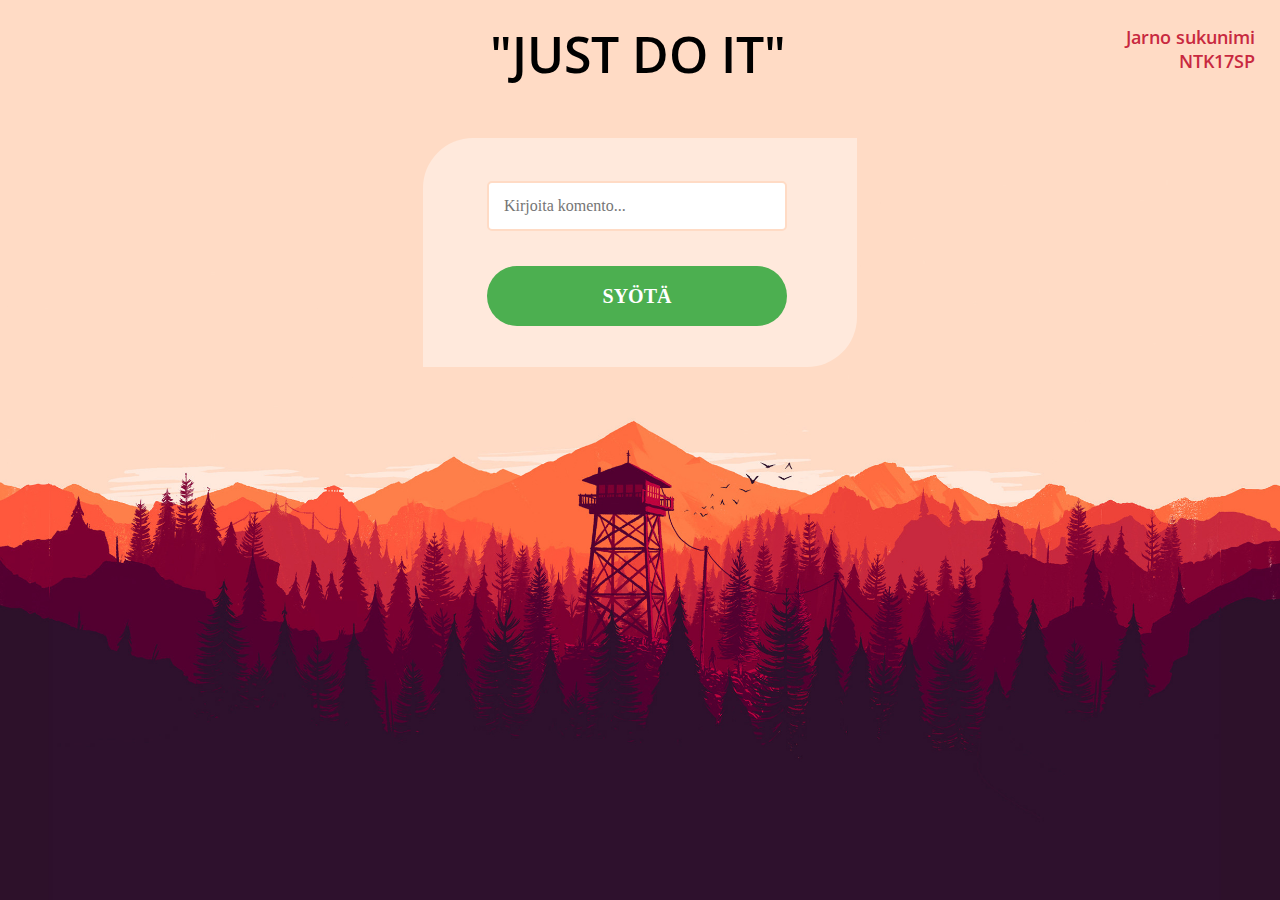
<file: index.html>
<html lang="en"><head>
	<meta http-equiv="Content-Type" content="text/html;charset=ISO-8859-1">
	<title>Javascript lopputyö</title>
	<link href="css/styles.css" rel="stylesheet">
	<link href="https://fonts.googleapis.com/css?family=Cabin:400,400i,600,600i|Open+Sans:400,400i,700,700i" rel="stylesheet">
</head>
<body style="margin: 0;">
	<div class="IDKFA" style="display: none;"></div>
	<div id="popUp"></div>
	<div class="wrapper">
		<div class="main" style="">
			<div class="lol" style="text-align: center; width: 100%;">
				<p class="siteTitle">"JUST DO IT"</p>
				<p class="credit">Jarno sukunimi<br>
				NTK17SP</p>
			</div>
			<div class="inputContainer">
				<input id="kek" placeholder="Kirjoita komento..."> <button id="daButton" onclick="magic()" type="submit">SY&Ouml;T&Auml;</button>
			</div>
		</div>
	</div>
	<script src="javascript/jquery.min.js">
	</script> 
	<script src="javascript/js.js">
	</script>
</body>
</html>
</file>
<file: css/styles.css>
* {
	font-family: 'lato';
}

.IDKFA {
	float: left;
	height: 100%;
	width: 300px;
	background-color: #00000069;
	z-index: 120;
	display: block;
	left: -300;
	position: absolute;
	transition: left 1.5s;
}

.listWrapper {
	margin-top: 30px;
}

.wrapper {
	height: 100%;
	width: 100%;
	background: linear-gradient( rgba(0, 0, 0, 0), rgba(0, 0, 0, 0)), url(kuvat/firewatch2_1.jpg);
	background-size: cover;
	background-position: center;
}

.listAll {
	font-family: lato;
	font-size: 24px;
	list-style: none;
	padding-left: 25px;
}

.listAll:first-child {
	padding-top: 15px;
}

.IDKFA li {
	list-style: none;
	line-height: 1.5;
	color: #f5f5f5;
	font-size: 24px;
	margin-left: 30px;
}

.main {}

p.siteTitle {
	font-size: 50px;
	text-align: center;
	font-weight: 600;
	margin-top: 20px;
	display: inline-block;
	padding-left: 150px;
}

input#kek {
	width: 300px;
	height: 40px;
	border: 3px solid #f7f7fa;
	/* border-radius: 5px; */
	margin-top: 20px;
	position: relative;
	margin-left: 47px;
}

button#daButton {
	float: left;
	width: 300px;
	margin-top: 35px;
	height: 60px;
	background-color: #71f216;
	border: 4px solid #75f21e;
	font-size: 18px;
}

button#daButton:active {
	outline: none;
	transform: translateY(2px);
}

button#daButton:focus {
	outline: none;
}

.main {}

button {
	cursor: pointer;
}

.inputContainer {
	width: 400px;
	height: 195px;
	background-color: #ffe9dc;
	/* position: absolute; */
	top: 0;
	bottom: 0;
	left: 0;
	right: 0;
	margin: auto;
	border: 2px solid #ee433900;
	padding: 15px;
	border-bottom-right-radius: 50px;
	border-top-left-radius: 50px;
}

input#kek {
	width: 300px;
	height: 50px;
	border: 2px solid #ffdbc5;
	border-radius: 5px;
	margin-top: 26px;
	position: relative;
	margin-left: 47px;
	font-size: 16px;
	font-weight: 400;
	padding-left: 15px;
	color: #1b1b1b;
}

button#daButton {
	float: left;
	width: 300px;
	margin-top: 35px;
	height: 60px;
	background-color: #4CAF50;
	border: 0px solid;
	font-size: 20px;
	margin-left: 47px;
	font-weight: 600;
	color: #fff;
	border-radius: 100px;
	/*animation: 1s infinite linear beatHeart; */
}

input:focus {
	outline: none;
}

/*
@keyframes beatHeart {
	
  from {
    transform: rotate(0deg);
	
  }
    to {
    transform: rotate(360deg);
	
  }

 
}	
*/

.header {
	font-size: 50px;
	text-align: center;
	font-weight: 600;
	color: #c8293f;
	/* position: absolute; */
	top: 5%;
	bottom: 0;
	left: 0;
	right: 0;
	margin: auto;
	width: 300px;
}

p.credit {
	font-size: 18px;
	font-weight: 600;
	color: #c8293f;
	text-align: right;
	left: 0;
	padding-top: 7px;
	display: inline;
	float: right;
	padding-right: 25px;
}

h1, h2, h3 {
	font-family: 'Cabin', sans-serif;
}

p {
	font-family: 'Open Sans', sans-serif;
}

#popUp {
	width: 320px;
	height: 270px;
	background-color: #f5f5f5;
	position: absolute;
	top: 0;
	bottom: 0;
	left: 0;
	right: 0;
	margin: auto;
	border: 0px;
	border-radius: 10px;
	color: #232323;
	visibility: hidden;
	opacity: 0;
	transition: visibility 0s, opacity 0.2s linear;
	box-shadow: 5px 5px 5px 1px #0000002b;
	margin-top: 9%;
	z-index: 10;
}

#no {
	height: 40px;
	width: 40px;
	background-color: #232323;
	border: 0px;
	font-size: 18px;
	font-weight: 400;
	color: #f5f5f5;
	border-radius: 20px;
	position: inherit;
	right: -20;
	top: -20;
	float: right;
	z-index: 1000;
	outline: none;
}

#yes {
	width: 190px;
	margin-top: 20px;
	height: 50px;
	background-color: #4CAF50;
	border: 0px;
	font-size: 17px;
	margin-left: 20px;
	font-weight: 600;
	color: #fff;
	border-radius: 100px;
}

button {
	outline: none;
}

.buttonContainer {
	bottom: 20;
	/* position: inherit; */
	right: 50;
}

.google {
	/* opacity: 0.8; */
	height: 100%;
	margin: auto;
	position: relative;
	left: -15;
	bottom: -25;
}

.wrapperStop {
	text-align: center;
}

.wrapperStop button {
	text-align: center;
	width: 120px;
	margin-top: 35px;
	height: 40px;
	border: 0px solid;
	font-size: 20px;
	margin-left: 0px;
	font-weight: 600;
	color: #fff;
	border-radius: 100px;
	margin-right: 15px;
}

#button-start {
	background-color: #4CAF50;
}

#button-stop {
	background-color: #F44336;
}

#button-reset {
	background-color: #FF9800;
}

.timerP {
	font-size: 24px;
}

@-webkit-keyframes rotate {
	from {
		-webkit-transform: rotate(0deg);
	}
	to {
		-webkit-transform: rotate(360deg);
	}
}

/*
body {
    animation-name: rotate; 
    animation-duration: 14s; 
    animation-iteration-count: infinite;
    animation-timing-function: linear!important;
}
*/
</file>
